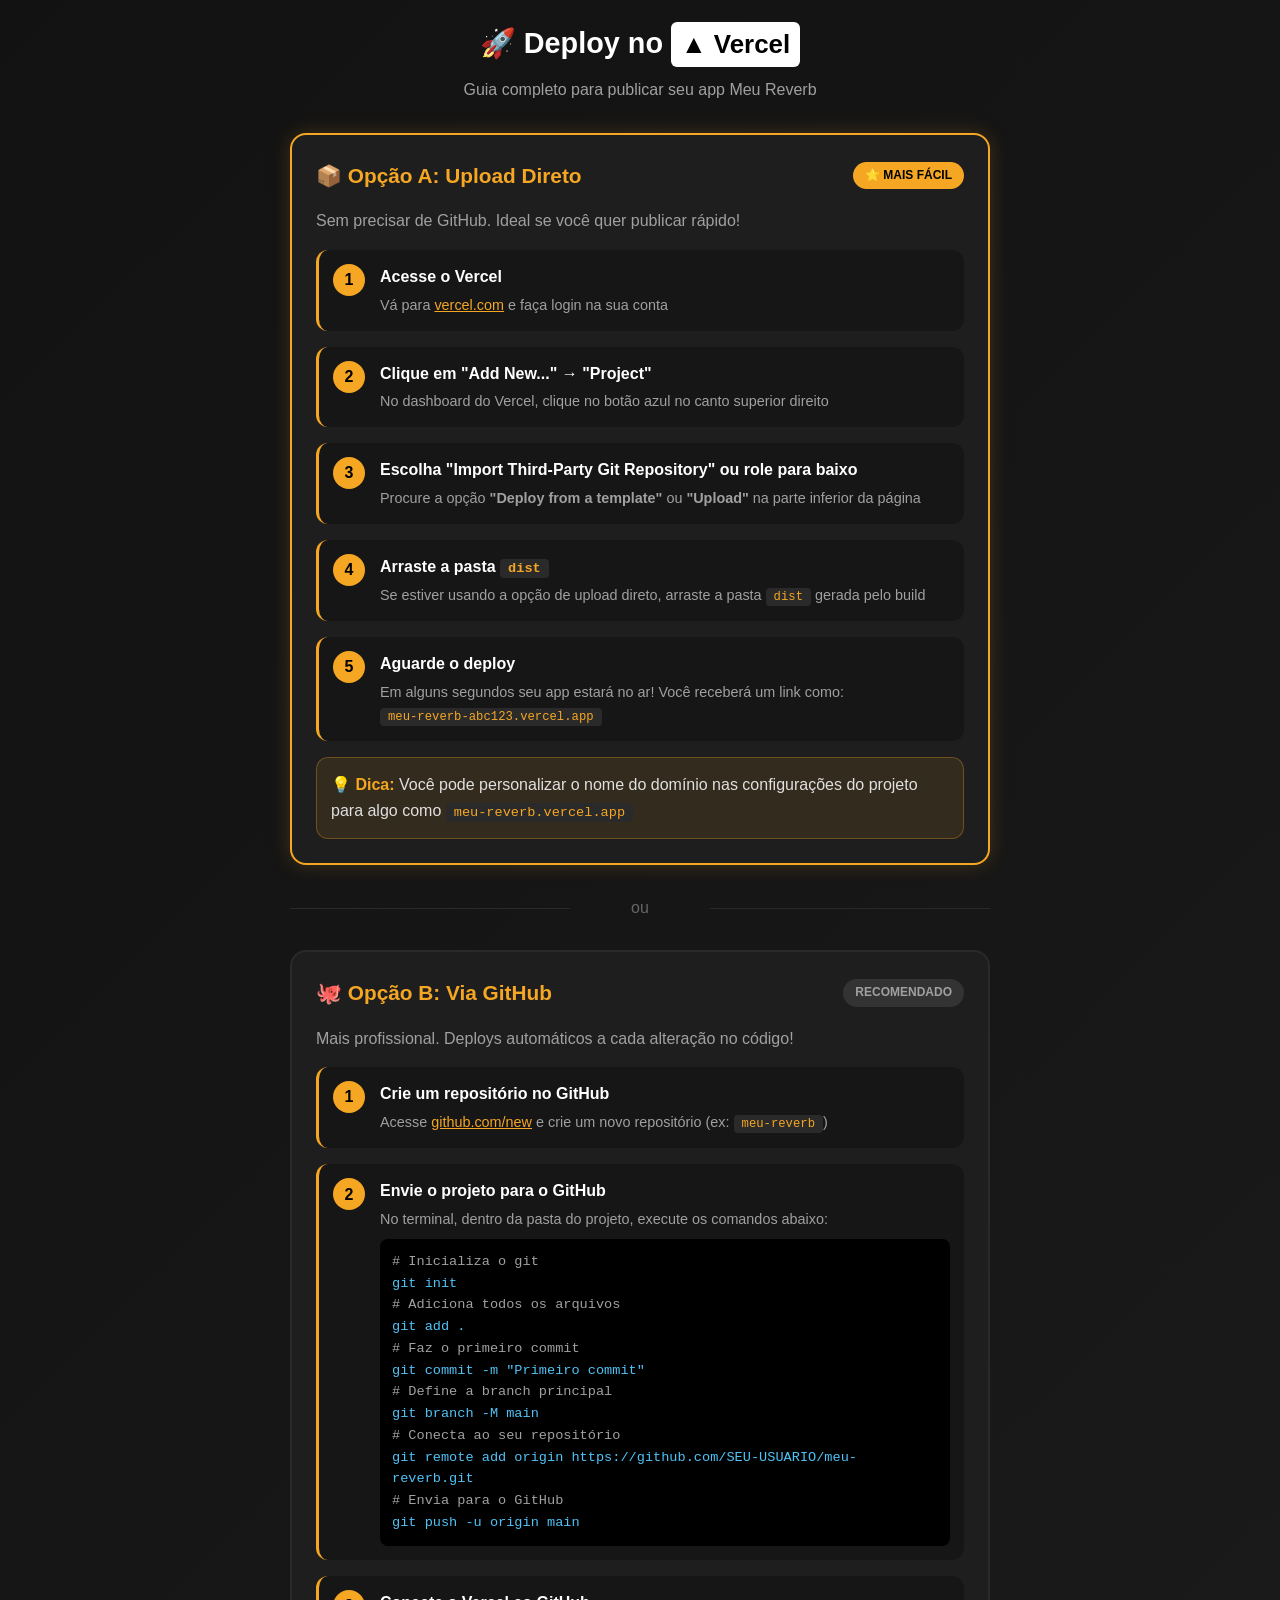
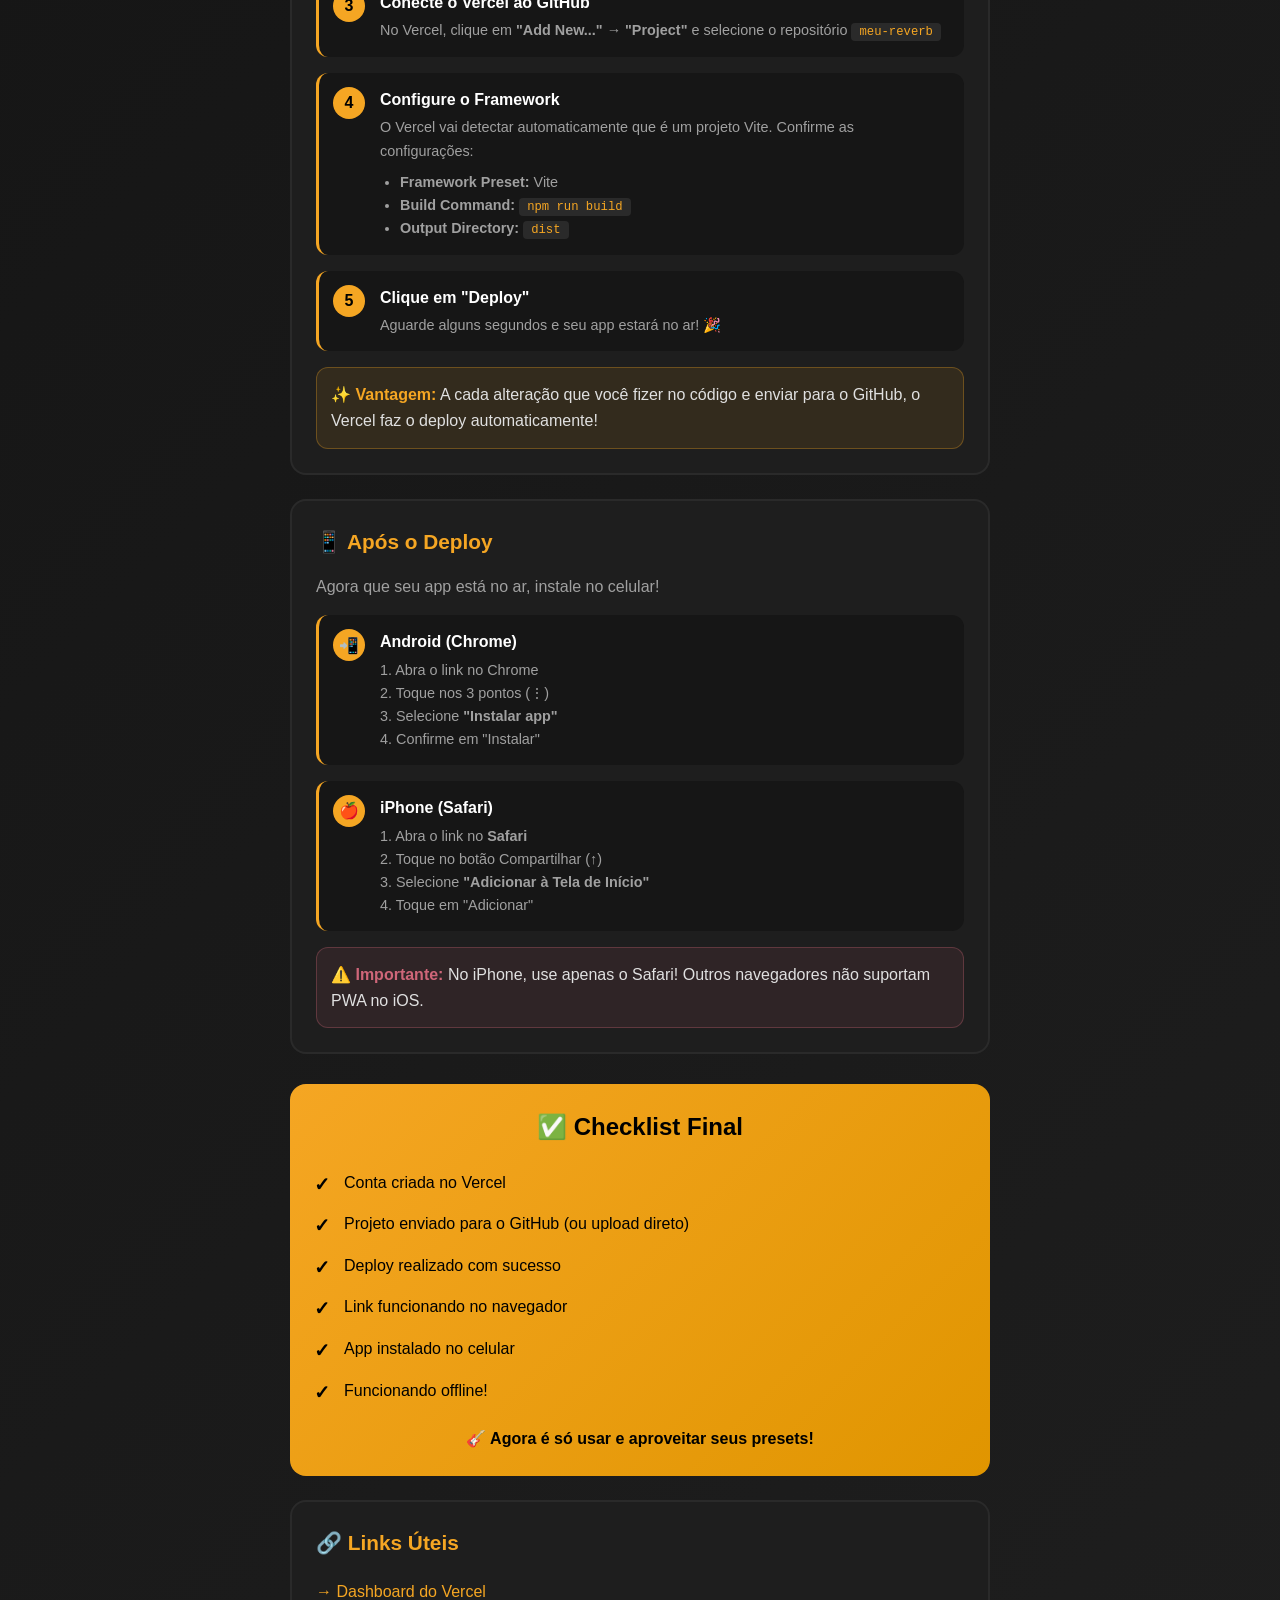
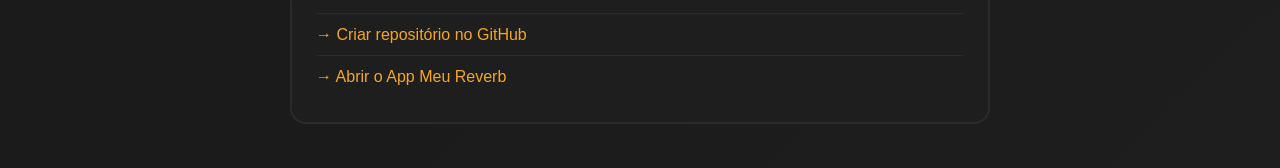
<file: public/deploy-vercel.html>
<!DOCTYPE html>
<html lang="pt-BR">
<head>
    <meta charset="UTF-8">
    <meta name="viewport" content="width=device-width, initial-scale=1.0">
    <title>Deploy no Vercel - Guia Passo a Passo</title>
    <style>
        * { margin: 0; padding: 0; box-sizing: border-box; }
        body {
            font-family: -apple-system, BlinkMacSystemFont, "Segoe UI", Roboto, sans-serif;
            background: linear-gradient(135deg, #121212 0%, #1e1e1e 100%);
            color: #e0e0e0;
            line-height: 1.6;
            padding: 20px;
            min-height: 100vh;
        }
        .container { max-width: 700px; margin: 0 auto; }
        h1 {
            color: #fff;
            text-align: center;
            margin-bottom: 10px;
            font-size: 1.8rem;
        }
        .vercel-logo {
            display: inline-block;
            background: #fff;
            color: #000;
            padding: 2px 10px;
            border-radius: 6px;
            font-weight: bold;
            font-size: 0.9em;
        }
        .subtitle {
            text-align: center;
            color: #a0a0a0;
            margin-bottom: 30px;
        }
        .option {
            background: #1e1e1e;
            border-radius: 16px;
            padding: 24px;
            margin-bottom: 24px;
            border: 2px solid #2a2a2a;
        }
        .option.recommended {
            border-color: #f5a623;
            box-shadow: 0 0 20px rgba(245, 166, 35, 0.2);
        }
        .option-header {
            display: flex;
            justify-content: space-between;
            align-items: center;
            margin-bottom: 16px;
            flex-wrap: wrap;
            gap: 8px;
        }
        .option h2 {
            color: #f5a623;
            font-size: 1.3rem;
        }
        .badge {
            background: #f5a623;
            color: #000;
            padding: 4px 12px;
            border-radius: 20px;
            font-size: 0.75rem;
            font-weight: bold;
        }
        .badge.alt {
            background: #333;
            color: #a0a0a0;
        }
        .step {
            display: flex;
            gap: 15px;
            margin-bottom: 16px;
            padding: 14px;
            background: #161616;
            border-radius: 12px;
            border-left: 3px solid #f5a623;
        }
        .step-number {
            width: 32px;
            height: 32px;
            background: #f5a623;
            color: #000;
            border-radius: 50%;
            display: flex;
            align-items: center;
            justify-content: center;
            font-weight: bold;
            flex-shrink: 0;
        }
        .step-content { flex: 1; }
        .step-title {
            font-weight: bold;
            color: #fff;
            margin-bottom: 4px;
        }
        .step-desc {
            color: #a0a0a0;
            font-size: 0.9rem;
        }
        code {
            background: #2a2a2a;
            padding: 2px 8px;
            border-radius: 4px;
            font-family: 'Courier New', monospace;
            color: #f5a623;
            font-size: 0.85em;
        }
        .link {
            display: inline-block;
            background: #f5a623;
            color: #000;
            padding: 10px 20px;
            border-radius: 10px;
            text-decoration: none;
            font-weight: bold;
            margin-top: 10px;
            transition: all 0.2s;
        }
        .link:hover {
            background: #e09500;
            transform: translateY(-2px);
        }
        .tip {
            background: rgba(245, 166, 35, 0.1);
            border: 1px solid rgba(245, 166, 35, 0.3);
            border-radius: 12px;
            padding: 14px;
            margin-top: 12px;
        }
        .tip strong { color: #f5a623; }
        .warning {
            background: rgba(207, 102, 121, 0.1);
            border: 1px solid rgba(207, 102, 121, 0.3);
            border-radius: 12px;
            padding: 14px;
            margin-top: 12px;
        }
        .warning strong { color: #cf6679; }
        .divider {
            text-align: center;
            color: #666;
            margin: 30px 0;
            position: relative;
        }
        .divider::before, .divider::after {
            content: '';
            position: absolute;
            top: 50%;
            width: 40%;
            height: 1px;
            background: #2a2a2a;
        }
        .divider::before { left: 0; }
        .divider::after { right: 0; }
        .final {
            background: linear-gradient(135deg, #f5a623 0%, #e09500 100%);
            color: #000;
            border-radius: 16px;
            padding: 24px;
            text-align: center;
            margin-top: 30px;
        }
        .final h2 { margin-bottom: 12px; }
        .checklist {
            list-style: none;
            text-align: left;
            margin: 15px 0;
        }
        .checklist li {
            padding: 8px 0;
            padding-left: 30px;
            position: relative;
        }
        .checklist li::before {
            content: '✓';
            position: absolute;
            left: 0;
            color: #000;
            font-weight: bold;
            font-size: 1.2em;
        }
    </style>
</head>
<body>
    <div class="container">
        <h1>🚀 Deploy no <span class="vercel-logo">▲ Vercel</span></h1>
        <p class="subtitle">Guia completo para publicar seu app Meu Reverb</p>

        <!-- OPÇÃO A: Upload Direto -->
        <div class="option recommended">
            <div class="option-header">
                <h2>📦 Opção A: Upload Direto</h2>
                <span class="badge">⭐ MAIS FÁCIL</span>
            </div>
            <p style="color: #a0a0a0; margin-bottom: 16px;">
                Sem precisar de GitHub. Ideal se você quer publicar rápido!
            </p>

            <div class="step">
                <div class="step-number">1</div>
                <div class="step-content">
                    <div class="step-title">Acesse o Vercel</div>
                    <div class="step-desc">
                        Vá para <a href="https://vercel.com" target="_blank" style="color: #f5a623;">vercel.com</a> e faça login na sua conta
                    </div>
                </div>
            </div>

            <div class="step">
                <div class="step-number">2</div>
                <div class="step-content">
                    <div class="step-title">Clique em "Add New..." → "Project"</div>
                    <div class="step-desc">
                        No dashboard do Vercel, clique no botão azul no canto superior direito
                    </div>
                </div>
            </div>

            <div class="step">
                <div class="step-number">3</div>
                <div class="step-content">
                    <div class="step-title">Escolha "Import Third-Party Git Repository" ou role para baixo</div>
                    <div class="step-desc">
                        Procure a opção <strong>"Deploy from a template"</strong> ou <strong>"Upload"</strong> na parte inferior da página
                    </div>
                </div>
            </div>

            <div class="step">
                <div class="step-number">4</div>
                <div class="step-content">
                    <div class="step-title">Arraste a pasta <code>dist</code></div>
                    <div class="step-desc">
                        Se estiver usando a opção de upload direto, arraste a pasta <code>dist</code> gerada pelo build
                    </div>
                </div>
            </div>

            <div class="step">
                <div class="step-number">5</div>
                <div class="step-content">
                    <div class="step-title">Aguarde o deploy</div>
                    <div class="step-desc">
                        Em alguns segundos seu app estará no ar! Você receberá um link como:<br>
                        <code>meu-reverb-abc123.vercel.app</code>
                    </div>
                </div>
            </div>

            <div class="tip">
                <strong>💡 Dica:</strong> Você pode personalizar o nome do domínio nas configurações do projeto para algo como <code>meu-reverb.vercel.app</code>
            </div>
        </div>

        <div class="divider">ou</div>

        <!-- OPÇÃO B: Via GitHub -->
        <div class="option">
            <div class="option-header">
                <h2>🐙 Opção B: Via GitHub</h2>
                <span class="badge alt">RECOMENDADO</span>
            </div>
            <p style="color: #a0a0a0; margin-bottom: 16px;">
                Mais profissional. Deploys automáticos a cada alteração no código!
            </p>

            <div class="step">
                <div class="step-number">1</div>
                <div class="step-content">
                    <div class="step-title">Crie um repositório no GitHub</div>
                    <div class="step-desc">
                        Acesse <a href="https://github.com/new" target="_blank" style="color: #f5a623;">github.com/new</a> e crie um novo repositório (ex: <code>meu-reverb</code>)
                    </div>
                </div>
            </div>

            <div class="step">
                <div class="step-number">2</div>
                <div class="step-content">
                    <div class="step-title">Envie o projeto para o GitHub</div>
                    <div class="step-desc">
                        No terminal, dentro da pasta do projeto, execute os comandos abaixo:
                    </div>
                    <div style="background: #000; padding: 12px; border-radius: 8px; margin-top: 8px; font-family: monospace; font-size: 0.85rem; overflow-x: auto;">
                        <div style="color: #a0a0a0;"># Inicializa o git</div>
                        <div style="color: #4fc3f7;">git init</div>
                        <div style="color: #a0a0a0;"># Adiciona todos os arquivos</div>
                        <div style="color: #4fc3f7;">git add .</div>
                        <div style="color: #a0a0a0;"># Faz o primeiro commit</div>
                        <div style="color: #4fc3f7;">git commit -m "Primeiro commit"</div>
                        <div style="color: #a0a0a0;"># Define a branch principal</div>
                        <div style="color: #4fc3f7;">git branch -M main</div>
                        <div style="color: #a0a0a0;"># Conecta ao seu repositório</div>
                        <div style="color: #4fc3f7;">git remote add origin https://github.com/SEU-USUARIO/meu-reverb.git</div>
                        <div style="color: #a0a0a0;"># Envia para o GitHub</div>
                        <div style="color: #4fc3f7;">git push -u origin main</div>
                    </div>
                </div>
            </div>

            <div class="step">
                <div class="step-number">3</div>
                <div class="step-content">
                    <div class="step-title">Conecte o Vercel ao GitHub</div>
                    <div class="step-desc">
                        No Vercel, clique em <strong>"Add New..." → "Project"</strong> e selecione o repositório <code>meu-reverb</code>
                    </div>
                </div>
            </div>

            <div class="step">
                <div class="step-number">4</div>
                <div class="step-content">
                    <div class="step-title">Configure o Framework</div>
                    <div class="step-desc">
                        O Vercel vai detectar automaticamente que é um projeto Vite. Confirme as configurações:
                    </div>
                    <ul style="color: #a0a0a0; margin: 8px 0 0 20px; font-size: 0.9rem;">
                        <li><strong>Framework Preset:</strong> Vite</li>
                        <li><strong>Build Command:</strong> <code>npm run build</code></li>
                        <li><strong>Output Directory:</strong> <code>dist</code></li>
                    </ul>
                </div>
            </div>

            <div class="step">
                <div class="step-number">5</div>
                <div class="step-content">
                    <div class="step-title">Clique em "Deploy"</div>
                    <div class="step-desc">
                        Aguarde alguns segundos e seu app estará no ar! 🎉
                    </div>
                </div>
            </div>

            <div class="tip">
                <strong>✨ Vantagem:</strong> A cada alteração que você fizer no código e enviar para o GitHub, o Vercel faz o deploy automaticamente!
            </div>
        </div>

        <!-- Após o Deploy -->
        <div class="option">
            <div class="option-header">
                <h2>📱 Após o Deploy</h2>
            </div>
            <p style="color: #a0a0a0; margin-bottom: 16px;">
                Agora que seu app está no ar, instale no celular!
            </p>

            <div class="step">
                <div class="step-number">📲</div>
                <div class="step-content">
                    <div class="step-title">Android (Chrome)</div>
                    <div class="step-desc">
                        1. Abra o link no Chrome<br>
                        2. Toque nos 3 pontos (⋮)<br>
                        3. Selecione <strong>"Instalar app"</strong><br>
                        4. Confirme em "Instalar"
                    </div>
                </div>
            </div>

            <div class="step">
                <div class="step-number">🍎</div>
                <div class="step-content">
                    <div class="step-title">iPhone (Safari)</div>
                    <div class="step-desc">
                        1. Abra o link no <strong>Safari</strong><br>
                        2. Toque no botão Compartilhar (↑)<br>
                        3. Selecione <strong>"Adicionar à Tela de Início"</strong><br>
                        4. Toque em "Adicionar"
                    </div>
                </div>
            </div>

            <div class="warning">
                <strong>⚠️ Importante:</strong> No iPhone, use apenas o Safari! Outros navegadores não suportam PWA no iOS.
            </div>
        </div>

        <!-- Checklist Final -->
        <div class="final">
            <h2>✅ Checklist Final</h2>
            <ul class="checklist">
                <li>Conta criada no Vercel</li>
                <li>Projeto enviado para o GitHub (ou upload direto)</li>
                <li>Deploy realizado com sucesso</li>
                <li>Link funcionando no navegador</li>
                <li>App instalado no celular</li>
                <li>Funcionando offline!</li>
            </ul>
            <p style="margin-top: 15px; font-weight: bold;">
                🎸 Agora é só usar e aproveitar seus presets!
            </p>
        </div>

        <!-- Links Úteis -->
        <div class="option" style="margin-top: 24px;">
            <h2 style="color: #f5a623; margin-bottom: 12px;">🔗 Links Úteis</h2>
            <ul style="list-style: none; padding: 0;">
                <li style="padding: 8px 0; border-bottom: 1px solid #2a2a2a;">
                    <a href="https://vercel.com/dashboard" target="_blank" style="color: #f5a623; text-decoration: none;">
                        → Dashboard do Vercel
                    </a>
                </li>
                <li style="padding: 8px 0; border-bottom: 1px solid #2a2a2a;">
                    <a href="https://github.com/new" target="_blank" style="color: #f5a623; text-decoration: none;">
                        → Criar repositório no GitHub
                    </a>
                </li>
                <li style="padding: 8px 0;">
                    <a href="index.html" style="color: #f5a623; text-decoration: none;">
                        → Abrir o App Meu Reverb
                    </a>
                </li>
            </ul>
        </div>
    </div>
</body>
</html>
</file>
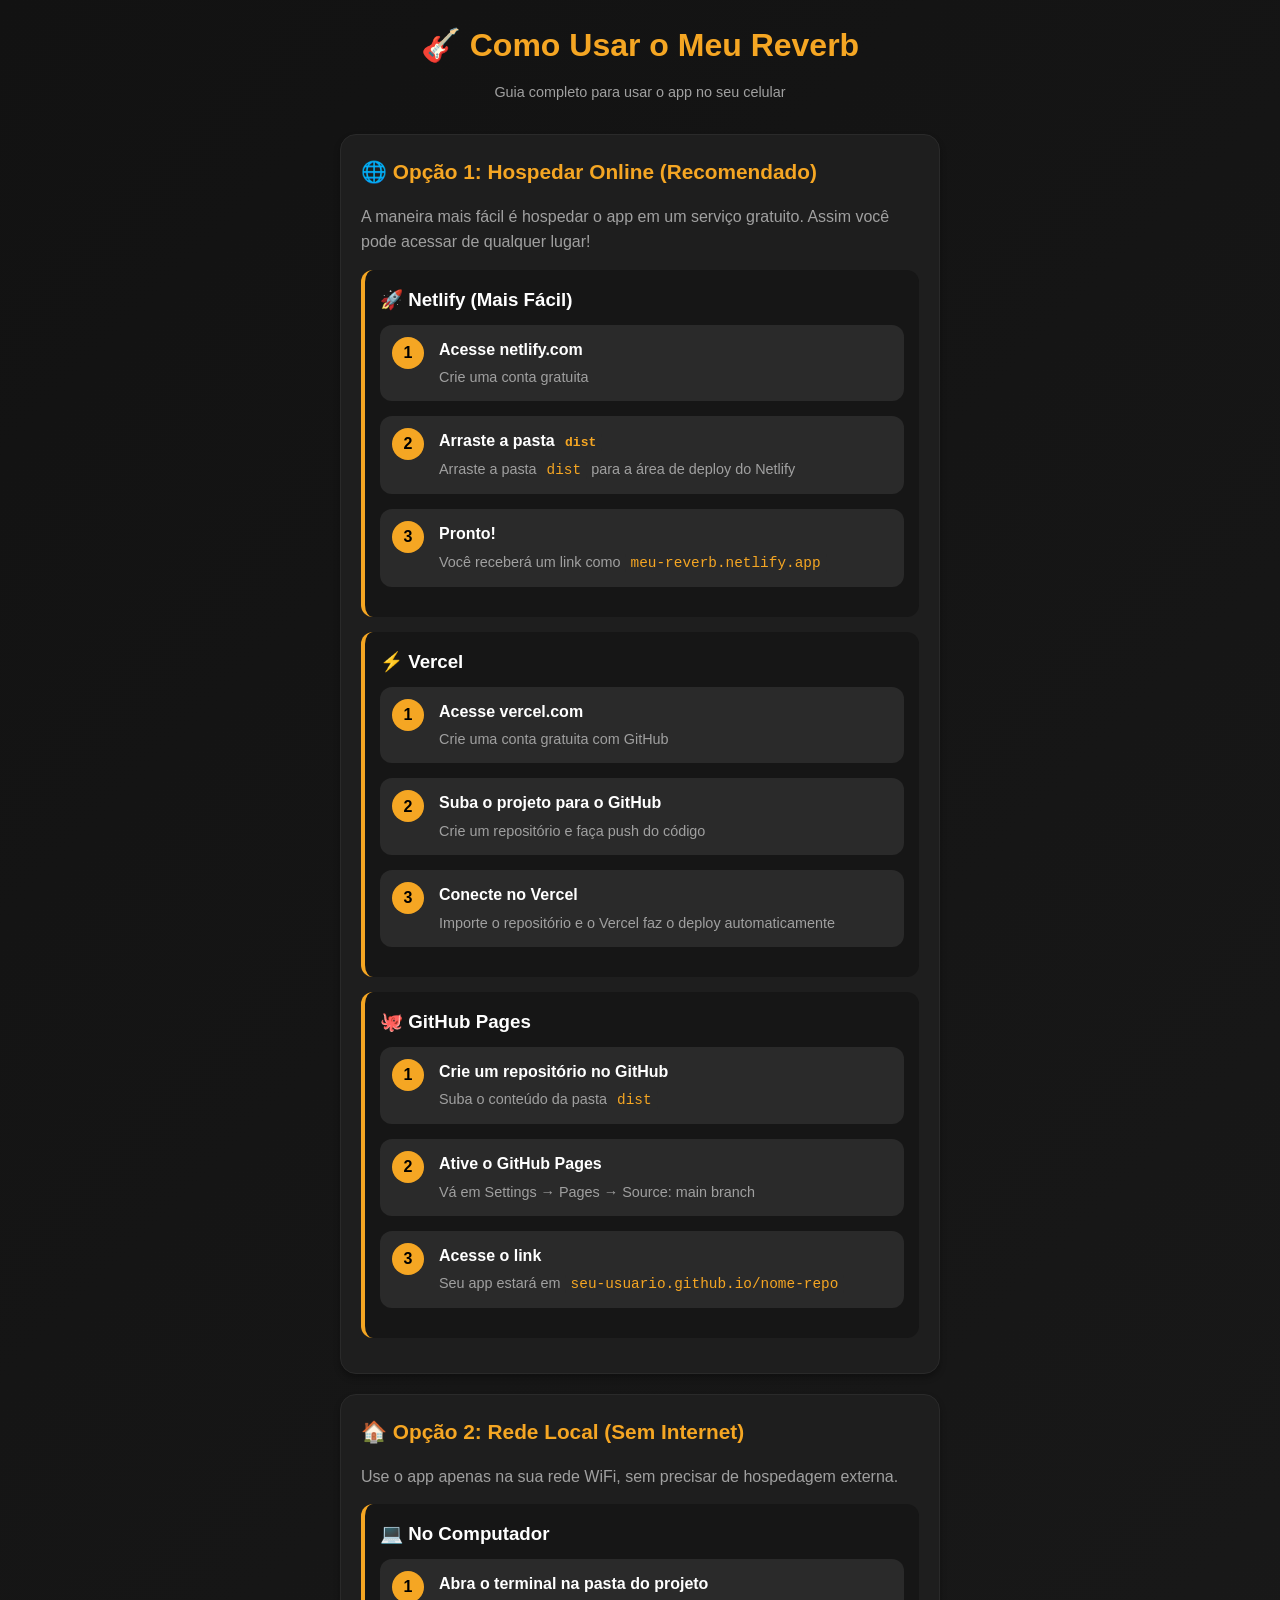
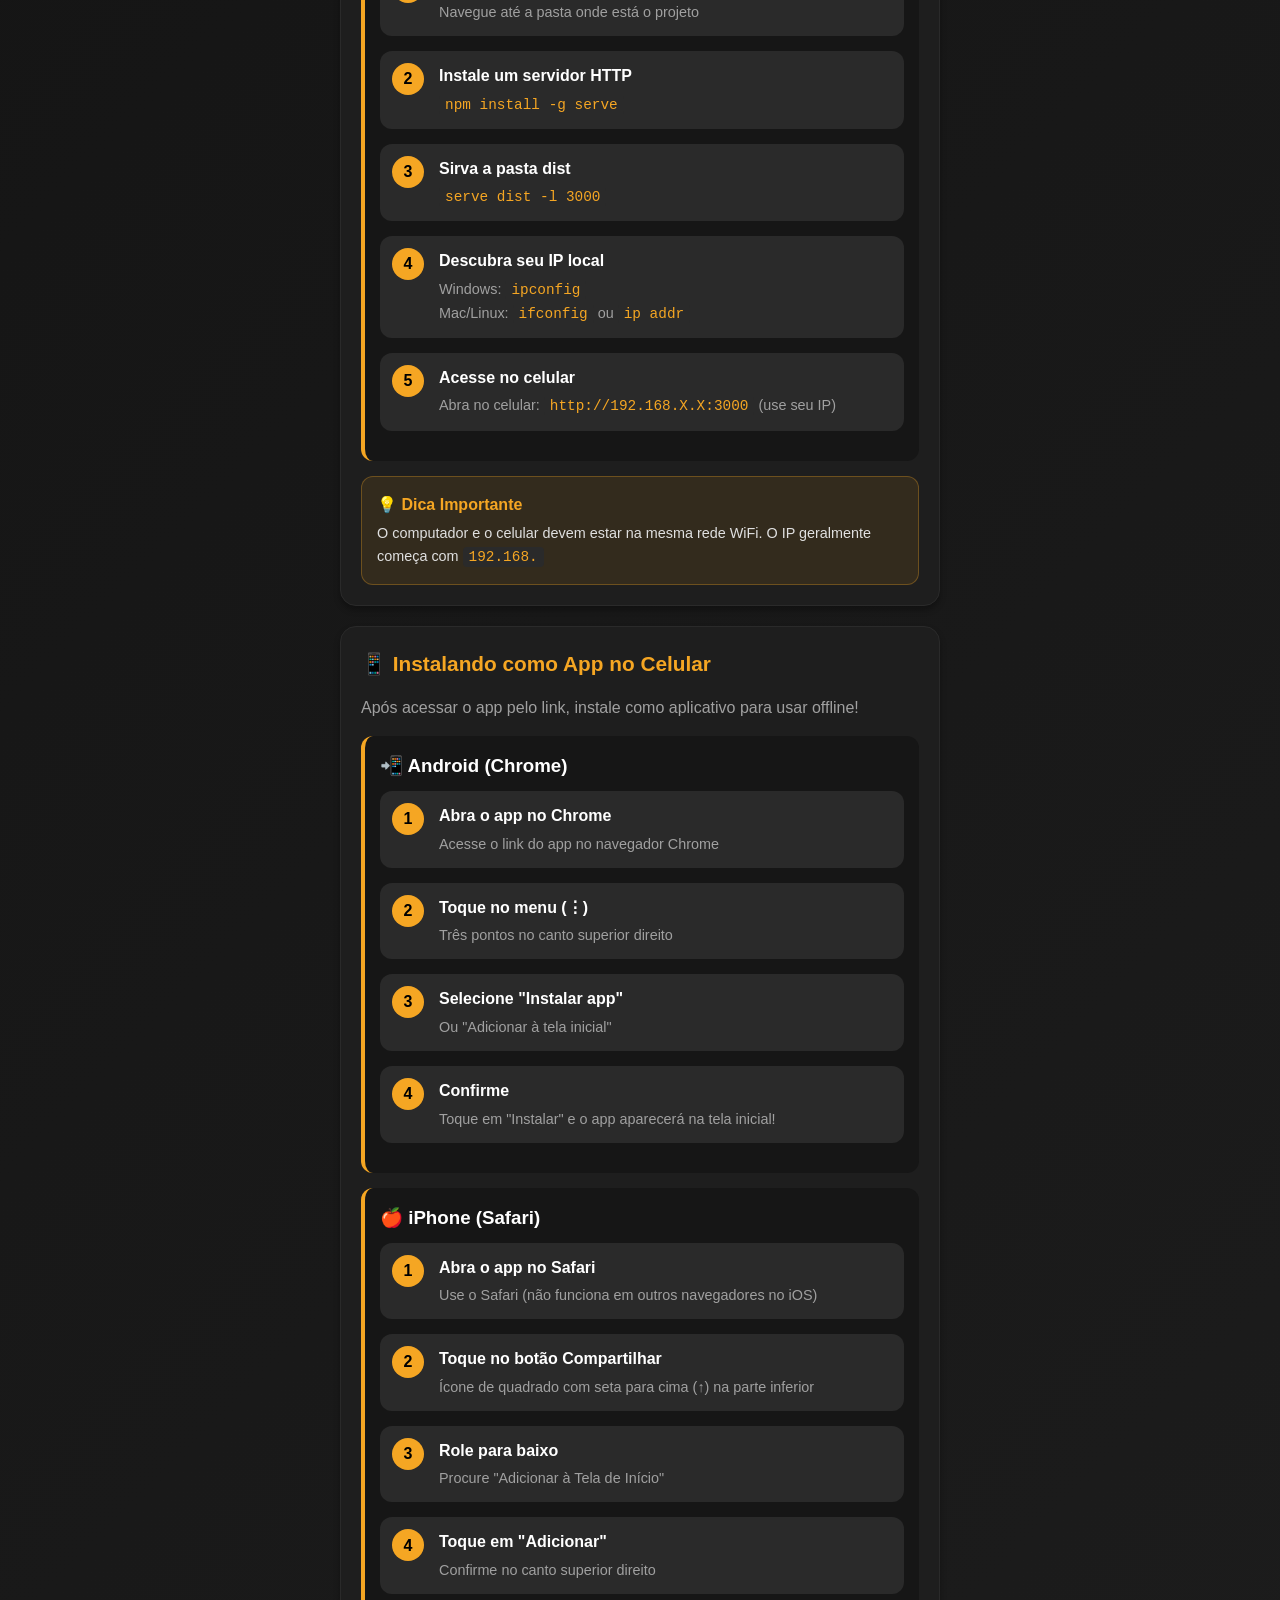
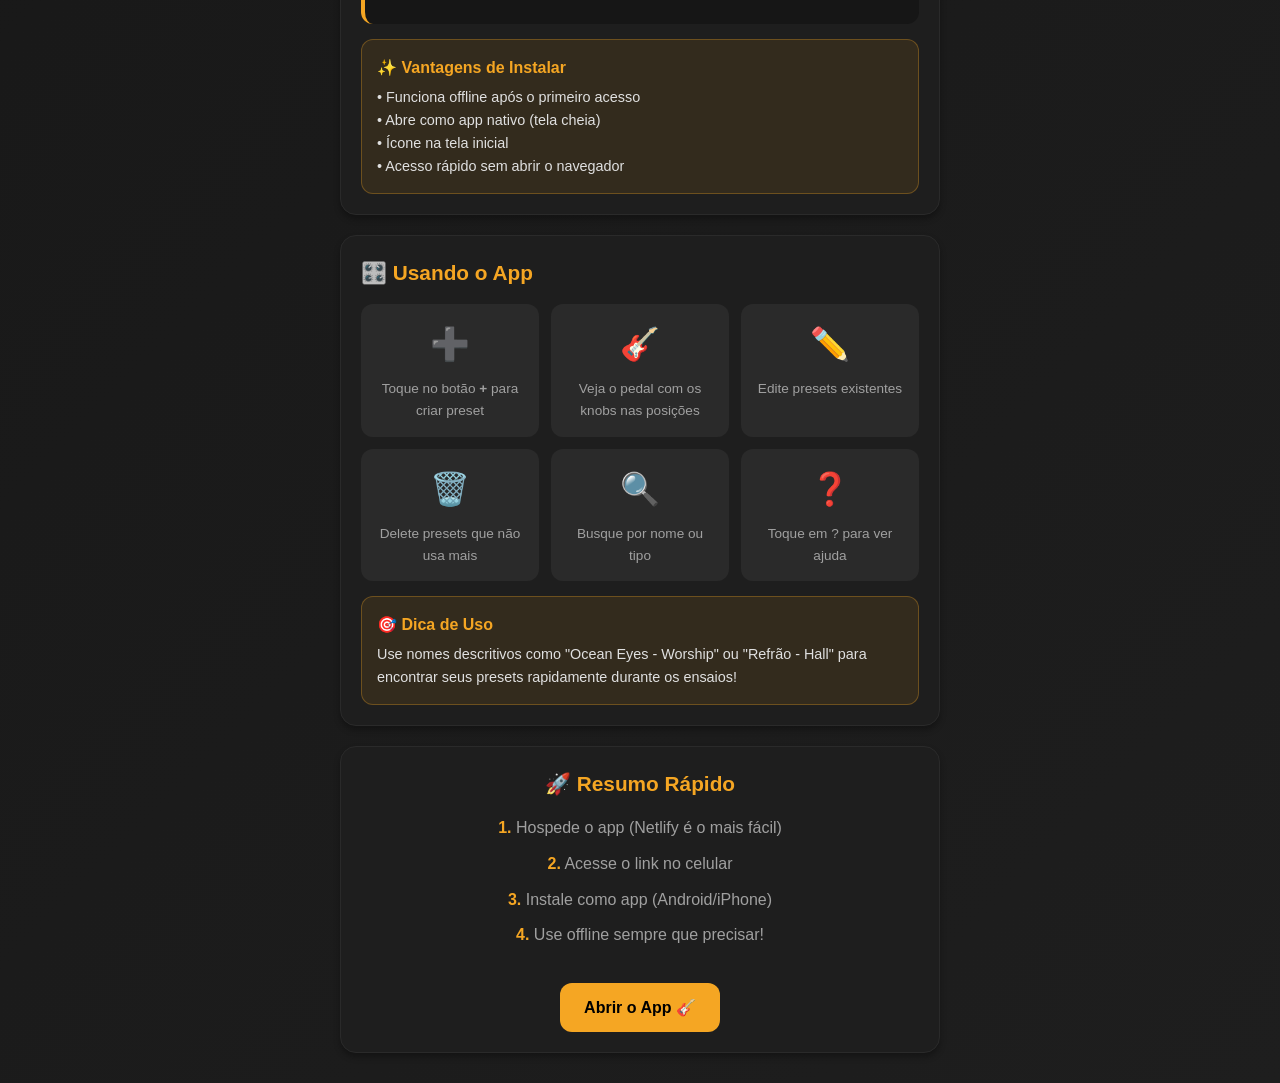
<file: public/guia.html>
<!DOCTYPE html>
<html lang="pt-BR">
<head>
    <meta charset="UTF-8">
    <meta name="viewport" content="width=device-width, initial-scale=1.0">
    <title>Como Usar o Meu Reverb no Celular</title>
    <style>
        * {
            margin: 0;
            padding: 0;
            box-sizing: border-box;
        }
        body {
            font-family: -apple-system, BlinkMacSystemFont, "Segoe UI", Roboto, Helvetica, Arial, sans-serif;
            background: linear-gradient(135deg, #121212 0%, #1e1e1e 100%);
            color: #e0e0e0;
            line-height: 1.6;
            padding: 20px;
            min-height: 100vh;
        }
        .container {
            max-width: 600px;
            margin: 0 auto;
        }
        h1 {
            color: #f5a623;
            text-align: center;
            margin-bottom: 10px;
            font-size: 2rem;
        }
        .subtitle {
            text-align: center;
            color: #a0a0a0;
            margin-bottom: 30px;
            font-size: 0.9rem;
        }
        .card {
            background: #1e1e1e;
            border-radius: 16px;
            padding: 20px;
            margin-bottom: 20px;
            border: 1px solid #2a2a2a;
            box-shadow: 0 4px 6px rgba(0,0,0,0.3);
        }
        .card h2 {
            color: #f5a623;
            font-size: 1.3rem;
            margin-bottom: 15px;
            display: flex;
            align-items: center;
            gap: 10px;
        }
        .step {
            display: flex;
            gap: 15px;
            margin-bottom: 15px;
            padding: 12px;
            background: #2a2a2a;
            border-radius: 12px;
        }
        .step-number {
            width: 32px;
            height: 32px;
            background: #f5a623;
            color: #000;
            border-radius: 50%;
            display: flex;
            align-items: center;
            justify-content: center;
            font-weight: bold;
            flex-shrink: 0;
        }
        .step-content {
            flex: 1;
        }
        .step-title {
            font-weight: bold;
            color: #fff;
            margin-bottom: 4px;
        }
        .step-desc {
            color: #a0a0a0;
            font-size: 0.9rem;
        }
        .platform {
            background: #161616;
            border-radius: 12px;
            padding: 15px;
            margin-bottom: 15px;
            border-left: 4px solid #f5a623;
        }
        .platform h3 {
            color: #fff;
            margin-bottom: 10px;
            display: flex;
            align-items: center;
            gap: 8px;
        }
        .tip {
            background: rgba(245, 166, 35, 0.1);
            border: 1px solid rgba(245, 166, 35, 0.3);
            border-radius: 12px;
            padding: 15px;
            margin-top: 15px;
        }
        .tip-title {
            color: #f5a623;
            font-weight: bold;
            margin-bottom: 5px;
            display: flex;
            align-items: center;
            gap: 8px;
        }
        .tip-text {
            color: #e0e0e0;
            font-size: 0.9rem;
        }
        .features {
            display: grid;
            grid-template-columns: repeat(auto-fit, minmax(150px, 1fr));
            gap: 12px;
            margin-top: 15px;
        }
        .feature {
            background: #2a2a2a;
            padding: 15px;
            border-radius: 12px;
            text-align: center;
        }
        .feature-icon {
            font-size: 2rem;
            margin-bottom: 8px;
        }
        .feature-text {
            font-size: 0.85rem;
            color: #a0a0a0;
        }
        .btn {
            display: inline-block;
            background: #f5a623;
            color: #000;
            padding: 12px 24px;
            border-radius: 12px;
            text-decoration: none;
            font-weight: bold;
            text-align: center;
            margin-top: 20px;
            transition: all 0.2s;
        }
        .btn:hover {
            background: #e09500;
            transform: scale(1.02);
        }
        .btn:active {
            transform: scale(0.98);
        }
        code {
            background: #2a2a2a;
            padding: 2px 6px;
            border-radius: 4px;
            font-family: monospace;
            color: #f5a623;
        }
    </style>
</head>
<body>
    <div class="container">
        <h1>🎸 Como Usar o Meu Reverb</h1>
        <p class="subtitle">Guia completo para usar o app no seu celular</p>

        <!-- Opção 1: Deploy Online -->
        <div class="card">
            <h2>🌐 Opção 1: Hospedar Online (Recomendado)</h2>
            <p style="color: #a0a0a0; margin-bottom: 15px;">
                A maneira mais fácil é hospedar o app em um serviço gratuito. Assim você pode acessar de qualquer lugar!
            </p>

            <div class="platform">
                <h3>🚀 Netlify (Mais Fácil)</h3>
                <div class="step">
                    <div class="step-number">1</div>
                    <div class="step-content">
                        <div class="step-title">Acesse netlify.com</div>
                        <div class="step-desc">Crie uma conta gratuita</div>
                    </div>
                </div>
                <div class="step">
                    <div class="step-number">2</div>
                    <div class="step-content">
                        <div class="step-title">Arraste a pasta <code>dist</code></div>
                        <div class="step-desc">Arraste a pasta <code>dist</code> para a área de deploy do Netlify</div>
                    </div>
                </div>
                <div class="step">
                    <div class="step-number">3</div>
                    <div class="step-content">
                        <div class="step-title">Pronto!</div>
                        <div class="step-desc">Você receberá um link como <code>meu-reverb.netlify.app</code></div>
                    </div>
                </div>
            </div>

            <div class="platform">
                <h3>⚡ Vercel</h3>
                <div class="step">
                    <div class="step-number">1</div>
                    <div class="step-content">
                        <div class="step-title">Acesse vercel.com</div>
                        <div class="step-desc">Crie uma conta gratuita com GitHub</div>
                    </div>
                </div>
                <div class="step">
                    <div class="step-number">2</div>
                    <div class="step-content">
                        <div class="step-title">Suba o projeto para o GitHub</div>
                        <div class="step-desc">Crie um repositório e faça push do código</div>
                    </div>
                </div>
                <div class="step">
                    <div class="step-number">3</div>
                    <div class="step-content">
                        <div class="step-title">Conecte no Vercel</div>
                        <div class="step-desc">Importe o repositório e o Vercel faz o deploy automaticamente</div>
                    </div>
                </div>
            </div>

            <div class="platform">
                <h3>🐙 GitHub Pages</h3>
                <div class="step">
                    <div class="step-number">1</div>
                    <div class="step-content">
                        <div class="step-title">Crie um repositório no GitHub</div>
                        <div class="step-desc">Suba o conteúdo da pasta <code>dist</code></div>
                    </div>
                </div>
                <div class="step">
                    <div class="step-number">2</div>
                    <div class="step-content">
                        <div class="step-title">Ative o GitHub Pages</div>
                        <div class="step-desc">Vá em Settings → Pages → Source: main branch</div>
                    </div>
                </div>
                <div class="step">
                    <div class="step-number">3</div>
                    <div class="step-content">
                        <div class="step-title">Acesse o link</div>
                        <div class="step-desc">Seu app estará em <code>seu-usuario.github.io/nome-repo</code></div>
                    </div>
                </div>
            </div>
        </div>

        <!-- Opção 2: Rede Local -->
        <div class="card">
            <h2>🏠 Opção 2: Rede Local (Sem Internet)</h2>
            <p style="color: #a0a0a0; margin-bottom: 15px;">
                Use o app apenas na sua rede WiFi, sem precisar de hospedagem externa.
            </p>

            <div class="platform">
                <h3>💻 No Computador</h3>
                <div class="step">
                    <div class="step-number">1</div>
                    <div class="step-content">
                        <div class="step-title">Abra o terminal na pasta do projeto</div>
                        <div class="step-desc">Navegue até a pasta onde está o projeto</div>
                    </div>
                </div>
                <div class="step">
                    <div class="step-number">2</div>
                    <div class="step-content">
                        <div class="step-title">Instale um servidor HTTP</div>
                        <div class="step-desc"><code>npm install -g serve</code></div>
                    </div>
                </div>
                <div class="step">
                    <div class="step-number">3</div>
                    <div class="step-content">
                        <div class="step-title">Sirva a pasta dist</div>
                        <div class="step-desc"><code>serve dist -l 3000</code></div>
                    </div>
                </div>
                <div class="step">
                    <div class="step-number">4</div>
                    <div class="step-content">
                        <div class="step-title">Descubra seu IP local</div>
                        <div class="step-desc">
                            Windows: <code>ipconfig</code><br>
                            Mac/Linux: <code>ifconfig</code> ou <code>ip addr</code>
                        </div>
                    </div>
                </div>
                <div class="step">
                    <div class="step-number">5</div>
                    <div class="step-content">
                        <div class="step-title">Acesse no celular</div>
                        <div class="step-desc">Abra no celular: <code>http://192.168.X.X:3000</code> (use seu IP)</div>
                    </div>
                </div>
            </div>

            <div class="tip">
                <div class="tip-title">💡 Dica Importante</div>
                <div class="tip-text">
                    O computador e o celular devem estar na mesma rede WiFi. O IP geralmente começa com <code>192.168.</code>
                </div>
            </div>
        </div>

        <!-- Instalando como App -->
        <div class="card">
            <h2>📱 Instalando como App no Celular</h2>
            <p style="color: #a0a0a0; margin-bottom: 15px;">
                Após acessar o app pelo link, instale como aplicativo para usar offline!
            </p>

            <div class="platform">
                <h3>📲 Android (Chrome)</h3>
                <div class="step">
                    <div class="step-number">1</div>
                    <div class="step-content">
                        <div class="step-title">Abra o app no Chrome</div>
                        <div class="step-desc">Acesse o link do app no navegador Chrome</div>
                    </div>
                </div>
                <div class="step">
                    <div class="step-number">2</div>
                    <div class="step-content">
                        <div class="step-title">Toque no menu (⋮)</div>
                        <div class="step-desc">Três pontos no canto superior direito</div>
                    </div>
                </div>
                <div class="step">
                    <div class="step-number">3</div>
                    <div class="step-content">
                        <div class="step-title">Selecione "Instalar app"</div>
                        <div class="step-desc">Ou "Adicionar à tela inicial"</div>
                    </div>
                </div>
                <div class="step">
                    <div class="step-number">4</div>
                    <div class="step-content">
                        <div class="step-title">Confirme</div>
                        <div class="step-desc">Toque em "Instalar" e o app aparecerá na tela inicial!</div>
                    </div>
                </div>
            </div>

            <div class="platform">
                <h3>🍎 iPhone (Safari)</h3>
                <div class="step">
                    <div class="step-number">1</div>
                    <div class="step-content">
                        <div class="step-title">Abra o app no Safari</div>
                        <div class="step-desc">Use o Safari (não funciona em outros navegadores no iOS)</div>
                    </div>
                </div>
                <div class="step">
                    <div class="step-number">2</div>
                    <div class="step-content">
                        <div class="step-title">Toque no botão Compartilhar</div>
                        <div class="step-desc">Ícone de quadrado com seta para cima (↑) na parte inferior</div>
                    </div>
                </div>
                <div class="step">
                    <div class="step-number">3</div>
                    <div class="step-content">
                        <div class="step-title">Role para baixo</div>
                        <div class="step-desc">Procure "Adicionar à Tela de Início"</div>
                    </div>
                </div>
                <div class="step">
                    <div class="step-number">4</div>
                    <div class="step-content">
                        <div class="step-title">Toque em "Adicionar"</div>
                        <div class="step-desc">Confirme no canto superior direito</div>
                    </div>
                </div>
            </div>

            <div class="tip">
                <div class="tip-title">✨ Vantagens de Instalar</div>
                <div class="tip-text">
                    • Funciona offline após o primeiro acesso<br>
                    • Abre como app nativo (tela cheia)<br>
                    • Ícone na tela inicial<br>
                    • Acesso rápido sem abrir o navegador
                </div>
            </div>
        </div>

        <!-- Usando o App -->
        <div class="card">
            <h2>🎛️ Usando o App</h2>
            
            <div class="features">
                <div class="feature">
                    <div class="feature-icon">➕</div>
                    <div class="feature-text">Toque no botão <strong>+</strong> para criar preset</div>
                </div>
                <div class="feature">
                    <div class="feature-icon">🎸</div>
                    <div class="feature-text">Veja o pedal com os knobs nas posições</div>
                </div>
                <div class="feature">
                    <div class="feature-icon">✏️</div>
                    <div class="feature-text">Edite presets existentes</div>
                </div>
                <div class="feature">
                    <div class="feature-icon">🗑️</div>
                    <div class="feature-text">Delete presets que não usa mais</div>
                </div>
                <div class="feature">
                    <div class="feature-icon">🔍</div>
                    <div class="feature-text">Busque por nome ou tipo</div>
                </div>
                <div class="feature">
                    <div class="feature-icon">❓</div>
                    <div class="feature-text">Toque em ? para ver ajuda</div>
                </div>
            </div>

            <div class="tip">
                <div class="tip-title">🎯 Dica de Uso</div>
                <div class="tip-text">
                    Use nomes descritivos como "Ocean Eyes - Worship" ou "Refrão - Hall" para encontrar seus presets rapidamente durante os ensaios!
                </div>
            </div>
        </div>

        <!-- Resumo -->
        <div class="card" style="text-align: center;">
            <h2 style="justify-content: center;">🚀 Resumo Rápido</h2>
            <div style="color: #a0a0a0; margin: 15px 0;">
                <p style="margin-bottom: 10px;"><strong style="color: #f5a623;">1.</strong> Hospede o app (Netlify é o mais fácil)</p>
                <p style="margin-bottom: 10px;"><strong style="color: #f5a623;">2.</strong> Acesse o link no celular</p>
                <p style="margin-bottom: 10px;"><strong style="color: #f5a623;">3.</strong> Instale como app (Android/iPhone)</p>
                <p><strong style="color: #f5a623;">4.</strong> Use offline sempre que precisar!</p>
            </div>
            <a href="index.html" class="btn">Abrir o App 🎸</a>
        </div>
    </div>
</body>
</html>
</file>
